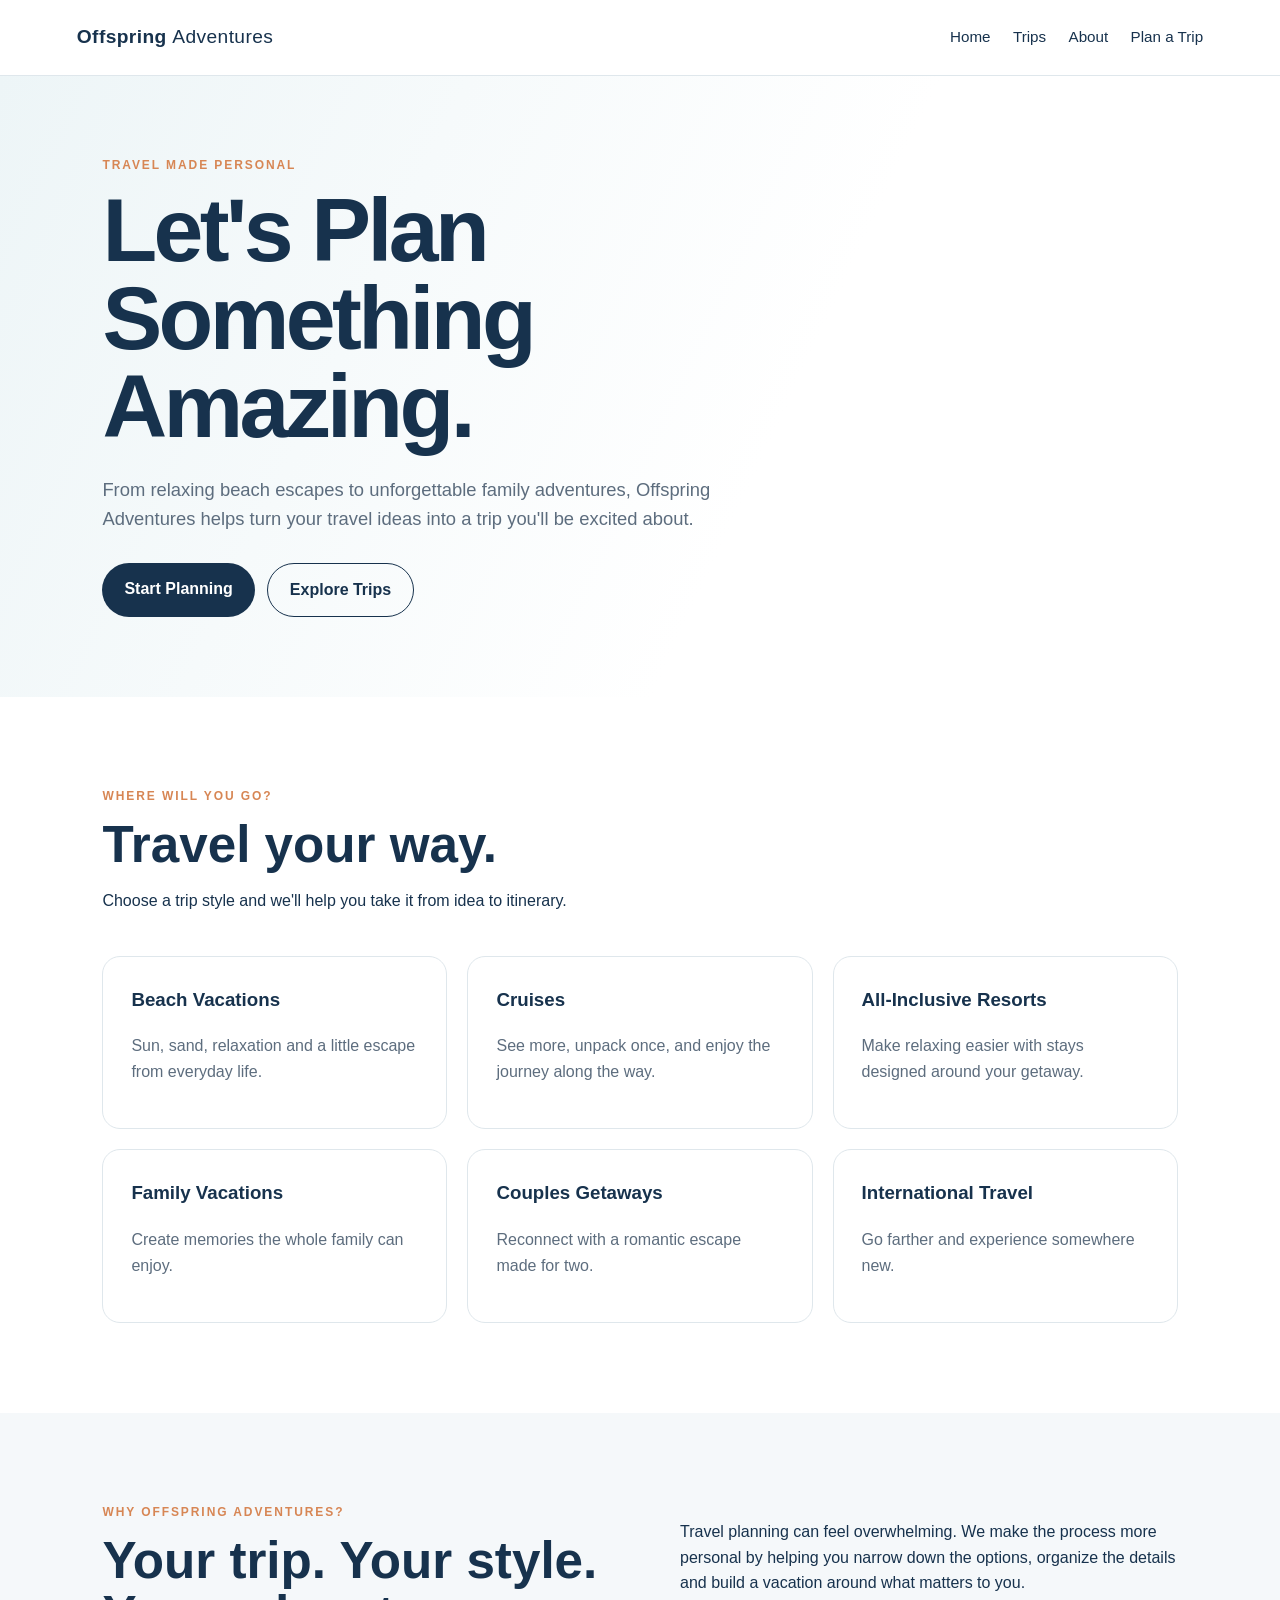
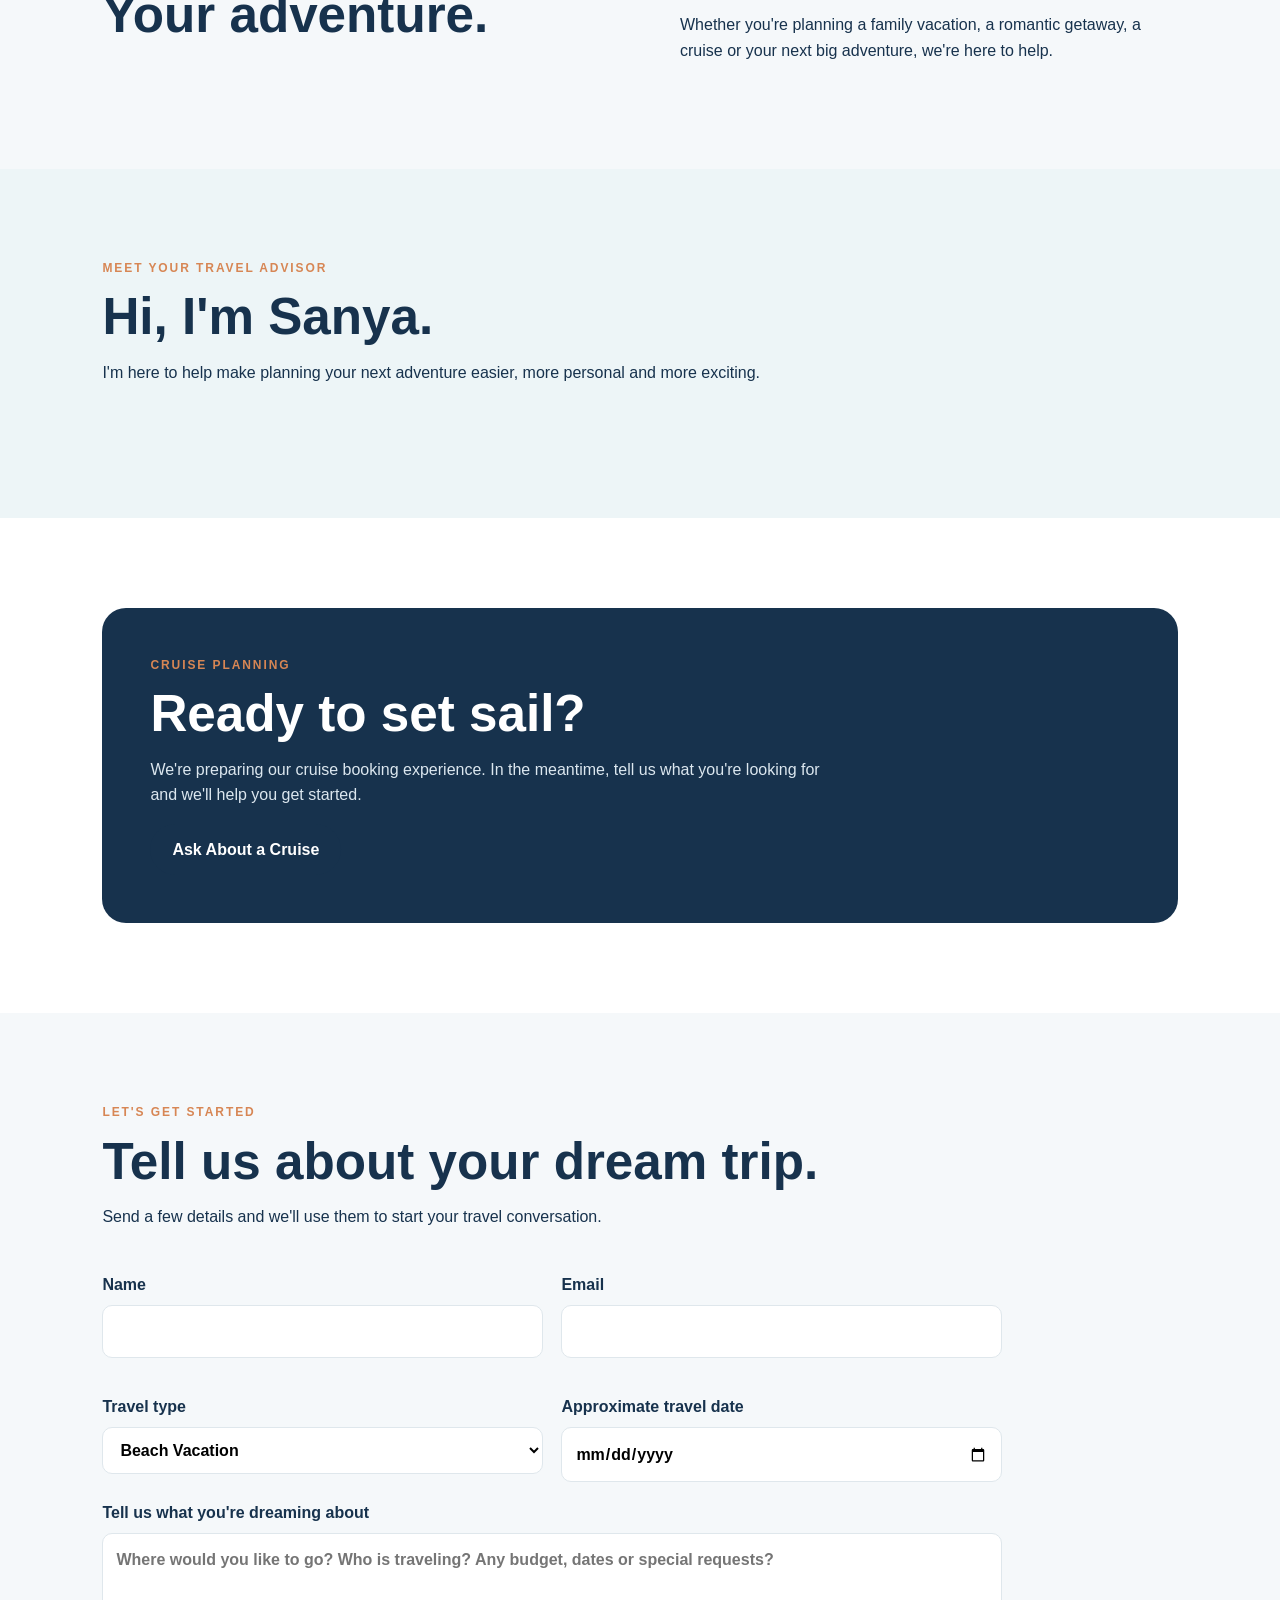
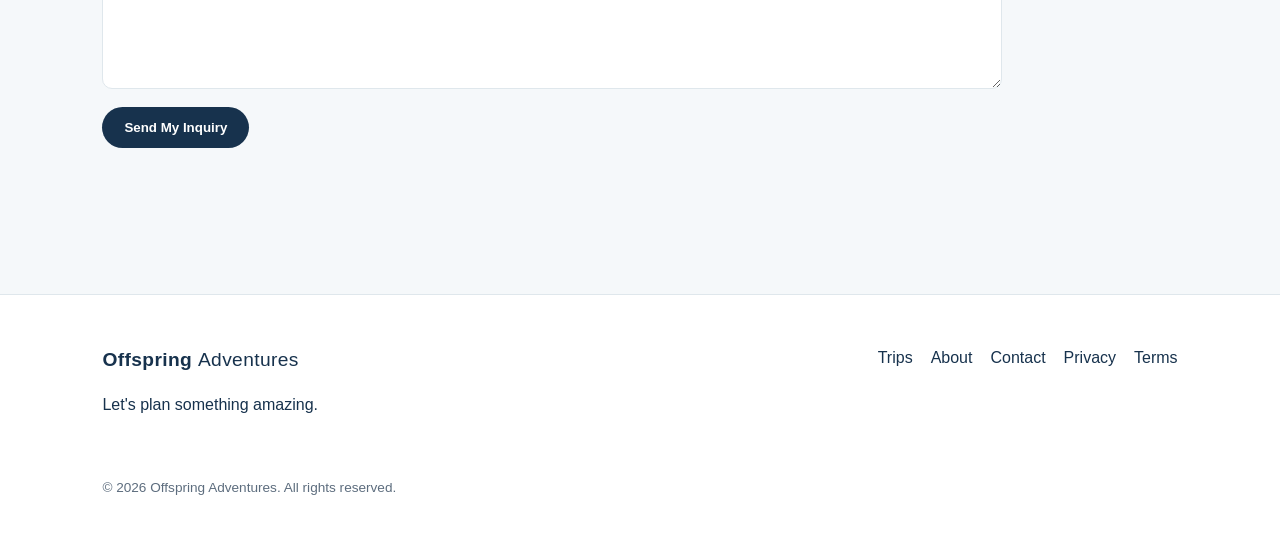
<file: index.html>
<!doctype html>
<html lang="en">
<head>
<meta charset="utf-8">
<meta name="viewport" content="width=device-width,initial-scale=1">
<title>Offspring Adventures | Let's Plan Something Amazing</title>
<meta name="description" content="Offspring Adventures helps you plan memorable beach vacations, cruises, all-inclusive resorts, family vacations, couples getaways and international travel.">
<link rel="stylesheet" href="styles.css">
</head>
<body>
<header class="site-header">
  <a class="logo" href="index.html">Offspring <span>Adventures</span></a>
  <nav>
    <a href="index.html">Home</a><a href="trips.html">Trips</a><a href="#about">About</a><a href="#inquire">Plan a Trip</a>
  </nav>
</header>
<main>
<section class="hero">
  <div class="hero-content">
    <p class="eyebrow">Travel made personal</p>
    <h1>Let's Plan Something Amazing.</h1>
    <p>From relaxing beach escapes to unforgettable family adventures, Offspring Adventures helps turn your travel ideas into a trip you'll be excited about.</p>
    <div class="actions"><a class="button" href="#inquire">Start Planning</a><a class="button secondary" href="trips.html">Explore Trips</a></div>
  </div>
</section>
<section class="section" id="trips">
  <div class="section-heading"><p class="eyebrow">Where will you go?</p><h2>Travel your way.</h2><p>Choose a trip style and we'll help you take it from idea to itinerary.</p></div>
  <div class="cards">
    <a class="card" href="trips.html#beach"><h3>Beach Vacations</h3><p>Sun, sand, relaxation and a little escape from everyday life.</p></a>
    <a class="card" href="trips.html#cruises"><h3>Cruises</h3><p>See more, unpack once, and enjoy the journey along the way.</p></a>
    <a class="card" href="trips.html#all-inclusive"><h3>All-Inclusive Resorts</h3><p>Make relaxing easier with stays designed around your getaway.</p></a>
    <a class="card" href="trips.html#family"><h3>Family Vacations</h3><p>Create memories the whole family can enjoy.</p></a>
    <a class="card" href="trips.html#couples"><h3>Couples Getaways</h3><p>Reconnect with a romantic escape made for two.</p></a>
    <a class="card" href="trips.html#international"><h3>International Travel</h3><p>Go farther and experience somewhere new.</p></a>
  </div>
</section>
<section class="section split" id="about">
  <div><p class="eyebrow">Why Offspring Adventures?</p><h2>Your trip. Your style. Your adventure.</h2></div>
  <div><p>Travel planning can feel overwhelming. We make the process more personal by helping you narrow down the options, organize the details and build a vacation around what matters to you.</p><p>Whether you're planning a family vacation, a romantic getaway, a cruise or your next big adventure, we're here to help.</p></div>
</section>
<section class="section accent" id="about-agent">
  <div class="section-heading"><p class="eyebrow">Meet your travel advisor</p><h2>Hi, I'm Sanya.</h2><p>I'm here to help make planning your next adventure easier, more personal and more exciting.</p></div>
</section>
<section class="section" id="cruise">
  <div class="booking-placeholder">
    <p class="eyebrow">Cruise planning</p><h2>Ready to set sail?</h2>
    <p>We're preparing our cruise booking experience. In the meantime, tell us what you're looking for and we'll help you get started.</p>
    <a class="button" href="#inquire">Ask About a Cruise</a>
  </div>
</section>
<section class="section inquiry" id="inquire">
  <div class="section-heading"><p class="eyebrow">Let's get started</p><h2>Tell us about your dream trip.</h2><p>Send a few details and we'll use them to start your travel conversation.</p></div>
  <form id="inquiry-form">
    <div class="form-grid">
      <label>Name<input required name="name" autocomplete="name"></label>
      <label>Email<input required type="email" name="email" autocomplete="email"></label>
      <label>Travel type<select name="tripType"><option>Beach Vacation</option><option>Cruise</option><option>All-Inclusive Resort</option><option>Family Vacation</option><option>Couples Getaway</option><option>International Travel</option><option>Other</option></select></label>
      <label>Approximate travel date<input type="date" name="date"></label>
    </div>
    <label>Tell us what you're dreaming about<textarea required name="message" rows="5" placeholder="Where would you like to go? Who is traveling? Any budget, dates or special requests?"></textarea></label>
    <button class="button" type="submit">Send My Inquiry</button>
    <p id="form-status" class="form-status" role="status"></p>
  </form>
</section>
</main>
<footer>
  <div><a class="logo" href="index.html">Offspring <span>Adventures</span></a><p>Let's plan something amazing.</p></div>
  <div class="footer-links"><a href="trips.html">Trips</a><a href="#about">About</a><a href="#inquire">Contact</a><a href="#">Privacy</a><a href="#">Terms</a></div>
  <p class="copyright">© 2026 Offspring Adventures. All rights reserved.</p>
</footer>
<script src="script.js"></script>
</body>
</html>
</file>
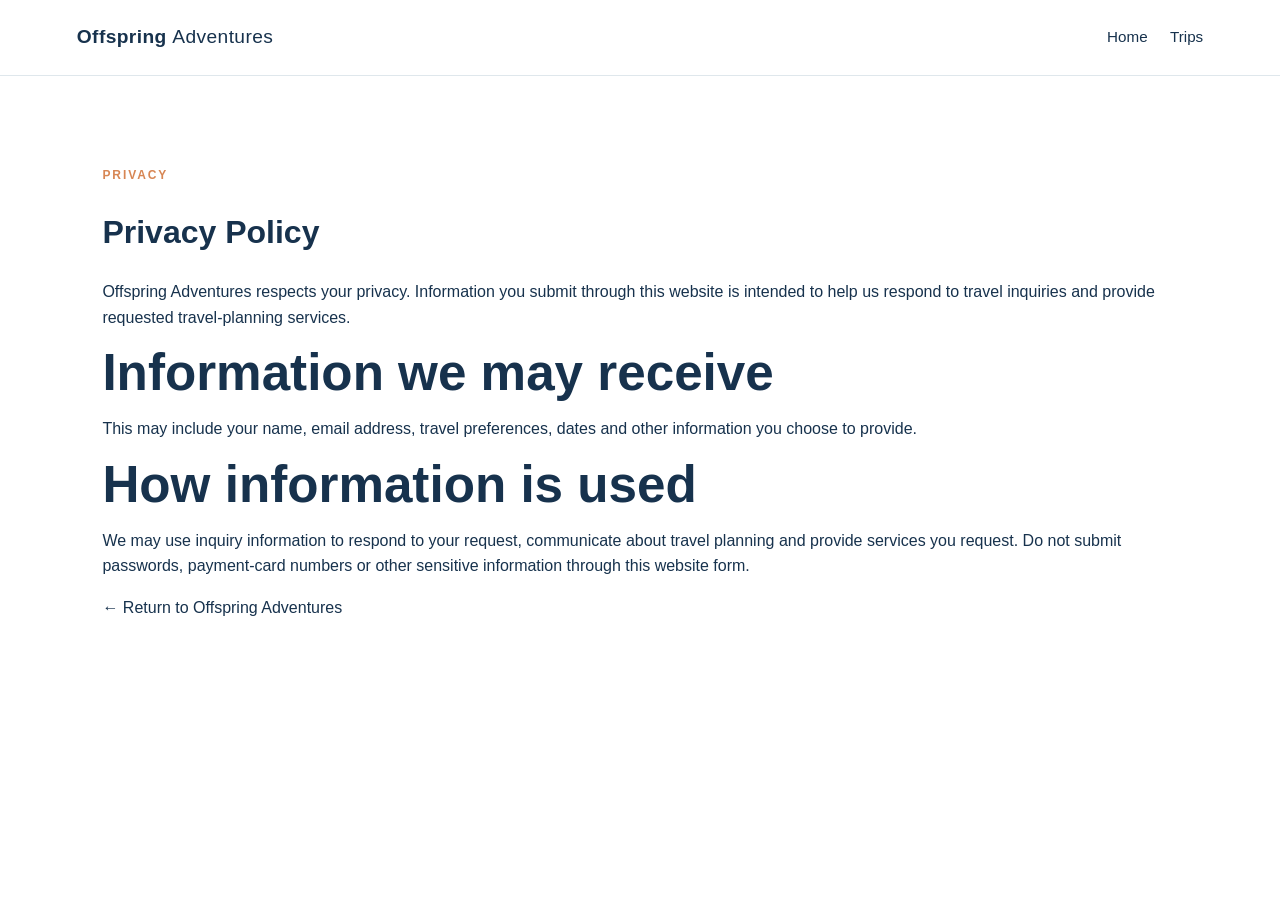
<file: privacy.html>
<!doctype html><html lang="en"><head><meta charset="utf-8"><meta name="viewport" content="width=device-width,initial-scale=1"><title>Privacy | Offspring Adventures</title><link rel="stylesheet" href="styles.css"></head><body><header class="site-header"><a class="logo" href="index.html">Offspring <span>Adventures</span></a><nav><a href="index.html">Home</a><a href="trips.html">Trips</a></nav></header><main class="section"><p class="eyebrow">Privacy</p><h1>Privacy Policy</h1><p>Offspring Adventures respects your privacy. Information you submit through this website is intended to help us respond to travel inquiries and provide requested travel-planning services.</p><h2>Information we may receive</h2><p>This may include your name, email address, travel preferences, dates and other information you choose to provide.</p><h2>How information is used</h2><p>We may use inquiry information to respond to your request, communicate about travel planning and provide services you request. Do not submit passwords, payment-card numbers or other sensitive information through this website form.</p><p><a href="index.html">← Return to Offspring Adventures</a></p></main></body></html>
</file>
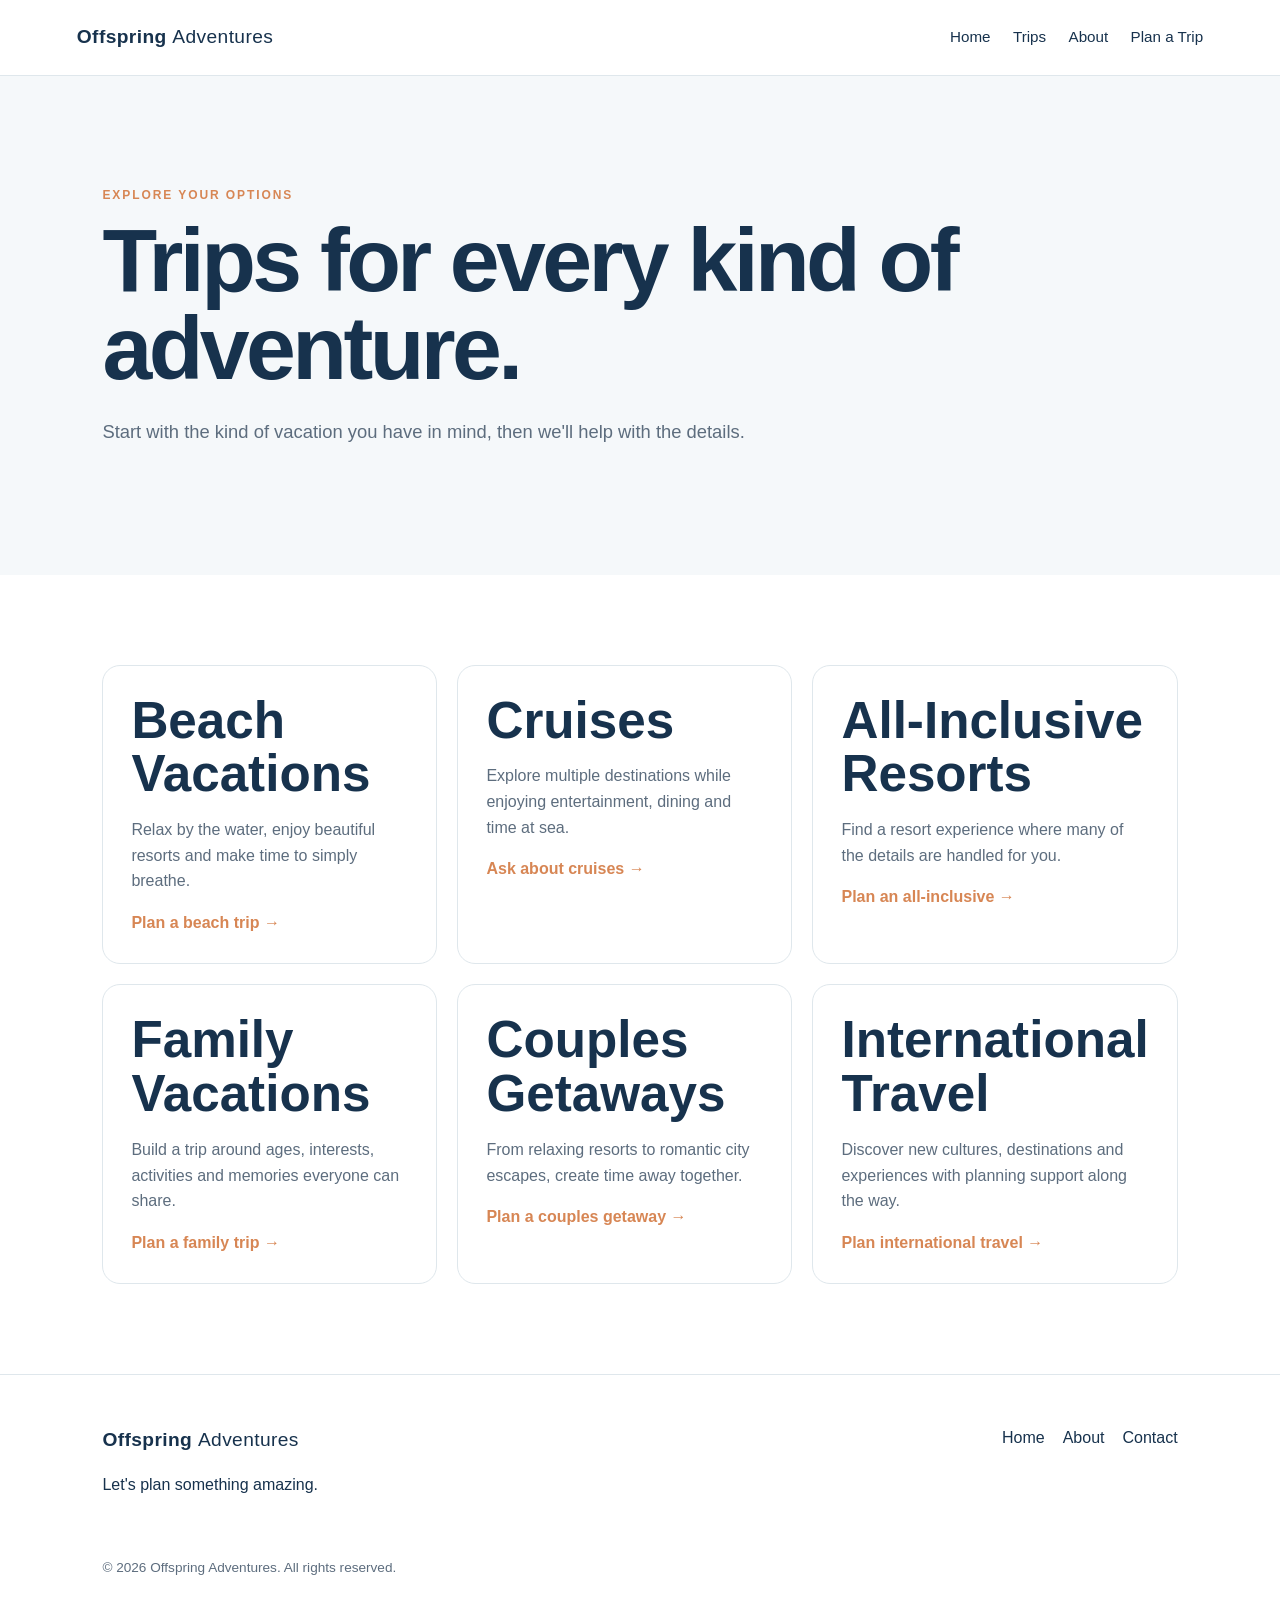
<file: trips.html>
<!doctype html>
<html lang="en"><head><meta charset="utf-8"><meta name="viewport" content="width=device-width,initial-scale=1"><title>Trips | Offspring Adventures</title><link rel="stylesheet" href="styles.css"></head>
<body><header class="site-header"><a class="logo" href="index.html">Offspring <span>Adventures</span></a><nav><a href="index.html">Home</a><a href="trips.html">Trips</a><a href="index.html#about">About</a><a href="index.html#inquire">Plan a Trip</a></nav></header>
<main><section class="page-hero"><p class="eyebrow">Explore your options</p><h1>Trips for every kind of adventure.</h1><p>Start with the kind of vacation you have in mind, then we'll help with the details.</p></section>
<section class="section"><div class="cards">
<article class="card" id="beach"><h2>Beach Vacations</h2><p>Relax by the water, enjoy beautiful resorts and make time to simply breathe.</p><a href="index.html#inquire">Plan a beach trip →</a></article>
<article class="card" id="cruises"><h2>Cruises</h2><p>Explore multiple destinations while enjoying entertainment, dining and time at sea.</p><a href="index.html#inquire">Ask about cruises →</a></article>
<article class="card" id="all-inclusive"><h2>All-Inclusive Resorts</h2><p>Find a resort experience where many of the details are handled for you.</p><a href="index.html#inquire">Plan an all-inclusive →</a></article>
<article class="card" id="family"><h2>Family Vacations</h2><p>Build a trip around ages, interests, activities and memories everyone can share.</p><a href="index.html#inquire">Plan a family trip →</a></article>
<article class="card" id="couples"><h2>Couples Getaways</h2><p>From relaxing resorts to romantic city escapes, create time away together.</p><a href="index.html#inquire">Plan a couples getaway →</a></article>
<article class="card" id="international"><h2>International Travel</h2><p>Discover new cultures, destinations and experiences with planning support along the way.</p><a href="index.html#inquire">Plan international travel →</a></article>
</div></section></main>
<footer><div><a class="logo" href="index.html">Offspring <span>Adventures</span></a><p>Let's plan something amazing.</p></div><div class="footer-links"><a href="index.html">Home</a><a href="index.html#about">About</a><a href="index.html#inquire">Contact</a></div><p class="copyright">© 2026 Offspring Adventures. All rights reserved.</p></footer></body></html>
</file>
<file: styles.css>
:root{--ink:#17324d;--muted:#5d6d7e;--light:#f5f8fa;--paper:#fff;--accent:#d78654;--line:#dfe7ec}*{box-sizing:border-box}html{scroll-behavior:smooth}body{margin:0;font-family:Arial,Helvetica,sans-serif;color:var(--ink);background:var(--paper);line-height:1.6}a{color:inherit;text-decoration:none}.site-header{height:76px;display:flex;align-items:center;justify-content:space-between;padding:0 6%;border-bottom:1px solid var(--line);background:#fff;position:sticky;top:0;z-index:10}.logo{font-size:1.2rem;font-weight:800;letter-spacing:.02em}.logo span{font-weight:500}.site-header nav{display:flex;gap:1.4rem;font-size:.95rem}.site-header nav a:hover,.footer-links a:hover{color:var(--accent)}.hero{min-height:620px;display:flex;align-items:center;padding:80px 8%;background:linear-gradient(115deg,#edf5f7,#fff 60%)}.hero-content{max-width:760px}.eyebrow{text-transform:uppercase;letter-spacing:.16em;font-size:.75rem;font-weight:800;color:var(--accent);margin:0 0 12px}.hero h1,.page-hero h1{font-size:clamp(3rem,7vw,6rem);line-height:.98;margin:0 0 24px;letter-spacing:-.04em}.hero p:not(.eyebrow),.page-hero p:not(.eyebrow){font-size:1.15rem;color:var(--muted);max-width:680px}.actions{display:flex;gap:12px;margin-top:30px;flex-wrap:wrap}.button{display:inline-block;border:0;background:var(--ink);color:#fff;padding:13px 22px;border-radius:999px;font-weight:700;cursor:pointer}.button:hover{transform:translateY(-1px)}.button.secondary{background:transparent;color:var(--ink);border:1px solid var(--ink)}.section{padding:90px 8%;max-width:1300px;margin:auto}.section-heading{max-width:720px;margin-bottom:42px}.section h2{font-size:clamp(2rem,4vw,3.5rem);line-height:1.05;margin:0 0 16px}.cards{display:grid;grid-template-columns:repeat(3,1fr);gap:20px}.card{display:block;padding:28px;border:1px solid var(--line);border-radius:18px;background:#fff;transition:.2s}.card:hover{transform:translateY(-3px);box-shadow:0 12px 30px #17324d12}.card h2,.card h3{margin-top:0}.card p{color:var(--muted)}.card a{font-weight:700;color:var(--accent)}.split{display:grid;grid-template-columns:1fr 1fr;gap:80px;background:var(--light);max-width:none}.split>div{max-width:600px}.accent{background:#edf5f7;max-width:none}.booking-placeholder{padding:48px;border-radius:24px;background:var(--ink);color:#fff}.booking-placeholder p:not(.eyebrow){max-width:700px;color:#dce7ef}.inquiry{background:var(--light);max-width:none}.inquiry form{max-width:900px}.form-grid{display:grid;grid-template-columns:1fr 1fr;gap:18px}label{display:block;font-weight:700;margin-bottom:18px}input,select,textarea{display:block;width:100%;margin-top:7px;border:1px solid var(--line);border-radius:10px;padding:13px;font:inherit;background:#fff}textarea{resize:vertical}.form-status{min-height:24px;color:var(--accent);font-weight:700}footer{padding:50px 8% 30px;border-top:1px solid var(--line);display:grid;grid-template-columns:1fr auto;gap:30px}.footer-links{display:flex;gap:18px;flex-wrap:wrap;align-content:flex-start}.copyright{grid-column:1/-1;color:var(--muted);font-size:.85rem}.page-hero{padding:110px 8%;background:var(--light)}@media(max-width:800px){.site-header{height:auto;padding:18px 6%;align-items:flex-start;gap:15px}.site-header nav{gap:10px;flex-wrap:wrap;justify-content:flex-end}.cards,.split,.form-grid,footer{grid-template-columns:1fr}.hero{min-height:540px;padding:70px 7%}.section{padding:65px 7%}.page-hero{padding:80px 7%}.footer-links{justify-content:flex-start}.copyright{grid-column:auto}}
</file>
